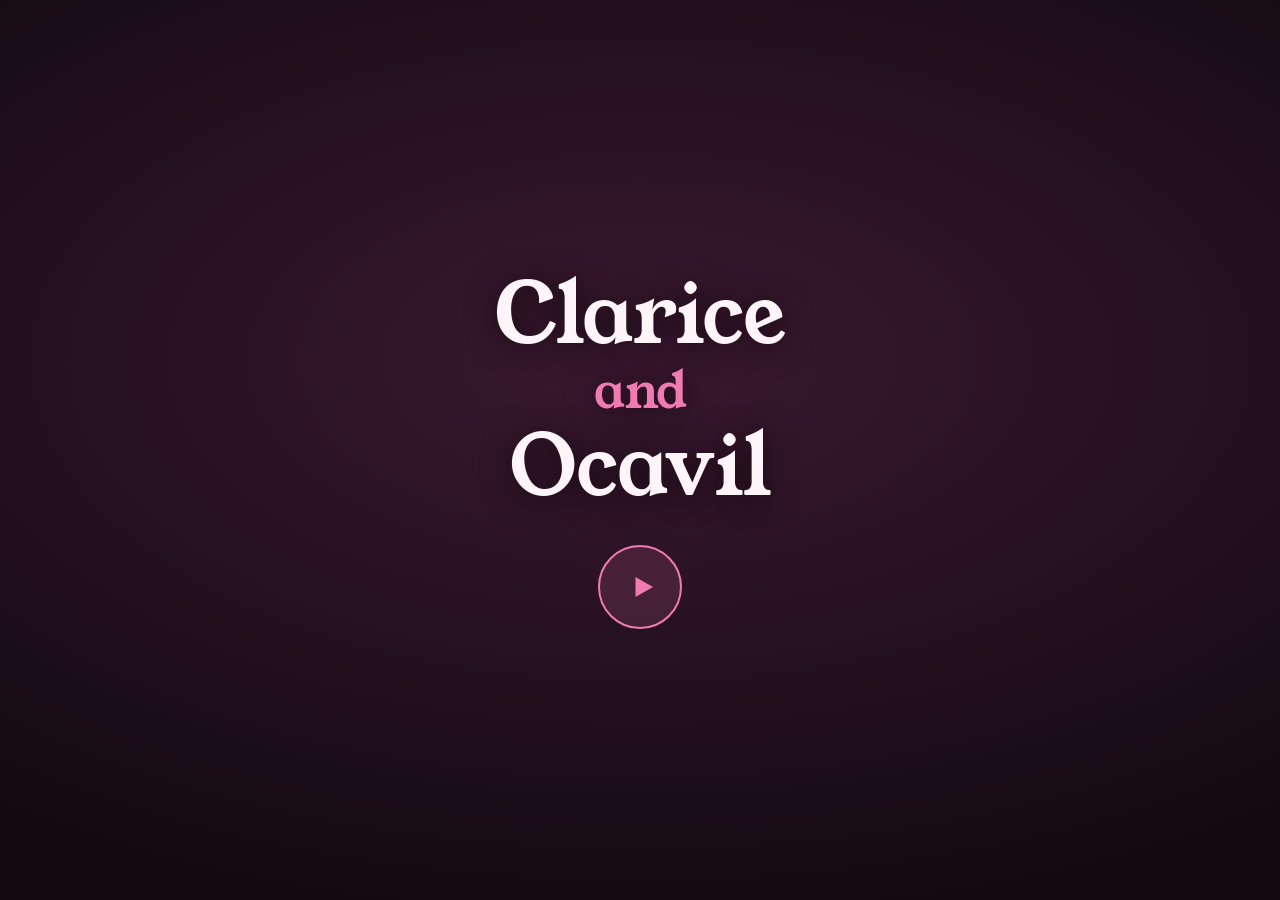
<file: ocd/index.html>
<!doctype html>
<html lang="en">
<head>
<meta charset="utf-8">
<meta name="viewport" content="width=device-width,initial-scale=1,viewport-fit=cover">
<meta name="robots" content="noindex,nofollow,noarchive,noimageindex">
<meta name="referrer" content="no-referrer">
<meta name="theme-color" content="#120a10">
<title>Clarice and Ocavil</title>
<link rel="icon" href="../favicon.svg" type="image/svg+xml">
<link rel="preconnect" href="https://fonts.googleapis.com">
<link rel="preconnect" href="https://fonts.gstatic.com" crossorigin>
<link rel="stylesheet" href="https://fonts.googleapis.com/css2?family=Young+Serif&display=swap">
<style>
:root{--bg:#120a10;--ink:#fff4f8;--accent:#F07AB2;--display:"Young Serif",Georgia,"Times New Roman",serif}
*{box-sizing:border-box}
html,body{margin:0;height:100%;background:var(--bg);color:var(--ink);overflow:hidden;font-family:var(--display)}
#stage{position:fixed;inset:0;overflow:hidden;background:var(--bg)}

/* ---- scenes ---- */
.scene{position:absolute;inset:0;opacity:0;transition:opacity .9s ease;pointer-events:none}
.scene.on{opacity:1}
.bg{position:absolute;inset:-8%;background-size:cover;background-position:center;filter:blur(28px) brightness(.5) saturate(1.15);transform:scale(1.1)}
.frame{position:absolute;inset:0;display:grid;place-items:center;padding:max(22px,env(safe-area-inset-top)) 18px max(22px,env(safe-area-inset-bottom))}
.ph{display:block;max-width:calc(100vw - 36px);max-height:calc(100vh - 90px);max-height:calc(100dvh - 90px);border-radius:14px;box-shadow:0 24px 70px rgba(0,0,0,.55);will-change:transform}
.solo .ph{animation:kb var(--dur,3s) ease-out both}
.solo.alt .ph{animation-name:kb2}
@keyframes kb{from{transform:scale(1.02) translateY(1.2%)}to{transform:scale(1.11) translateY(-1.2%)}}
@keyframes kb2{from{transform:scale(1.11) translateX(-1.2%)}to{transform:scale(1.02) translateX(1.2%)}}

/* fanned stack of 2-3 photos that drop in one after another */
.fan .frame{display:block}
.fan .card{position:absolute;left:50%;top:50%;width:min(62vw,52vh,480px);opacity:0;
  transform:translate(calc(-50% + var(--dx)*1.6),calc(-50% + var(--dy) - 40px)) rotate(calc(var(--r)*2)) scale(1.12);
  transition:transform .85s cubic-bezier(.2,.8,.2,1),opacity .5s ease}
.fan .card.wide{width:min(84vw,62vh,600px)}
.fan .card.in{opacity:1;transform:translate(calc(-50% + var(--dx)),calc(-50% + var(--dy))) rotate(var(--r)) scale(1)}
.fan .card img{display:block;width:100%;border-radius:10px;border:5px solid #fff8fb;box-shadow:0 18px 50px rgba(0,0,0,.6)}

/* ---- title ---- */
.names{font-weight:400;margin:0;text-align:center;line-height:1.05;letter-spacing:-.01em;text-wrap:balance;
  font-size:clamp(2.3rem,9vw,5.2rem);text-shadow:0 2px 30px rgba(0,0,0,.65)}
.names i{font-style:normal;color:var(--accent);font-size:.6em;display:block;margin:.12em 0}
#intro,#title{display:grid;place-items:center;align-content:center;gap:34px;padding:24px;
  background:radial-gradient(120% 90% at 50% 40%,#3a1830 0%,#120a10 70%)}
#intro{pointer-events:auto}
#title .names{animation:rise 2.6s ease both}
@keyframes rise{from{opacity:0;transform:translateY(14px) scale(.97)}to{opacity:1;transform:none}}
.play{width:84px;height:84px;border-radius:50%;border:2px solid var(--accent);background:rgba(240,122,178,.14);color:var(--accent);
  display:grid;place-items:center;cursor:pointer;transition:transform .2s,background .2s;animation:pulse 2.4s ease-in-out infinite}
.play:hover{transform:scale(1.06);background:rgba(240,122,178,.26)}
.play:focus-visible,.again:focus-visible{outline:3px solid #fff;outline-offset:4px}
.play svg{width:30px;height:30px;margin-left:5px}
@keyframes pulse{0%,100%{box-shadow:0 0 0 0 rgba(240,122,178,.45)}50%{box-shadow:0 0 0 18px rgba(240,122,178,0)}}

/* ---- closing collage ---- */
#end{pointer-events:none}
.grid{position:absolute;inset:0;display:grid;gap:3px;grid-template-columns:repeat(4,1fr);grid-template-rows:repeat(5,1fr)}
@media (min-aspect-ratio:1/1){.grid{grid-template-columns:repeat(7,1fr);grid-template-rows:repeat(3,1fr)}}
.tile{overflow:hidden;opacity:0;transform:scale(.86);transition:opacity .7s ease,transform 1s cubic-bezier(.2,.8,.2,1)}
.tile.in{opacity:1;transform:none}
.tile img{width:100%;height:100%;object-fit:cover;display:block;animation:drift 14s ease-in-out infinite alternate}
.tile:nth-child(odd) img{animation-direction:alternate-reverse}
.tile.extra{display:none}
@media (min-aspect-ratio:1/1){.tile.extra{display:block}}
@keyframes drift{from{transform:scale(1.04)}to{transform:scale(1.16)}}
.veil{position:absolute;inset:0;display:grid;place-items:center;align-content:center;gap:26px;padding:24px;opacity:0;transition:opacity 1.6s ease;
  background:radial-gradient(70% 50% at 50% 46%,rgba(18,10,16,.86) 0%,rgba(18,10,16,.55) 60%,rgba(18,10,16,.3) 100%)}
.veil.in{opacity:1}
.again{pointer-events:auto;width:46px;height:46px;border-radius:50%;border:1.5px solid rgba(255,255,255,.7);background:rgba(0,0,0,.35);color:#fff;display:grid;place-items:center;cursor:pointer}
.again svg{width:20px;height:20px}


@media (prefers-reduced-motion:reduce){
  .solo .ph,.tile img,.play,#title .names{animation:none}
  .fan .card{transition:opacity .5s ease;transform:translate(calc(-50% + var(--dx)),calc(-50% + var(--dy))) rotate(var(--r))}
  .tile{transform:none}
}
</style>
</head>
<body>
<div id="stage">
  <section id="intro" class="scene on">
    <h1 class="names">Clarice <i>and</i> Ocavil</h1>
    <button class="play" id="play" aria-label="Play"><svg viewBox="0 0 24 24" fill="currentColor" aria-hidden="true"><path d="M6 4l14 8-14 8z"/></svg></button>
  </section>
</div>

<script>
(function () {
  var N = 20, SOLO = 2300, FAN = 2900, TITLE = 2800;
  function src(n) { return (n < 10 ? '0' : '') + n + '.jpg'; }

  /* The film: 's' = one photo, 'f' = a fanned stack. Numbers are photo files 01-20. */
  var FILM = [
    ['s', 1], ['f', 2, 3], ['s', 4], ['f', 5, 6, 7], ['f', 8, 9], ['s', 10], ['f', 11, 12],
    ['s', 13], ['f', 14, 15, 16], ['s', 17], ['s', 18], ['f', 19, 20]
  ];
  var WIDE = { 8: 1, 9: 1, 17: 1 };
  var POSE = { 2: [[-16, -3, -5], [16, 4, 4]], 3: [[-24, 3, -7], [0, -5, 2], [24, 4, 7]] };

  var stage = document.getElementById('stage'), intro = document.getElementById('intro');
  var timers = [], running = false;
  function later(fn, ms) { timers.push(setTimeout(fn, ms)); }
  function clearAll() { timers.forEach(clearTimeout); timers = []; }
  function el(tag, cls, html) { var e = document.createElement(tag); if (cls) e.className = cls; if (html) e.innerHTML = html; return e; }

  // warm the cache so the film never shows a half-loaded photo
  for (var i = 1; i <= N; i++) { var im = new Image(); im.src = src(i); }

  function show(scene, ms) {
    stage.appendChild(scene);
    void scene.offsetWidth; scene.classList.add('on');
    var prev = scene.previousElementSibling;
    while (prev) { (function (p) { p.classList.remove('on'); if (p !== intro) setTimeout(function () { p.remove(); }, 1000); })(prev); prev = prev.previousElementSibling; }
    return ms;
  }

  function solo(n, alt) {
    var s = el('section', 'scene solo' + (alt ? ' alt' : ''));
    s.style.setProperty('--dur', (SOLO + 1000) + 'ms');
    s.innerHTML = '<div class="bg" style="background-image:url(' + src(n) + ')"></div><div class="frame"><img class="ph" alt="" src="' + src(n) + '"></div>';
    return show(s, SOLO);
  }

  function fan(ids) {
    var s = el('section', 'scene fan');
    var vmin = Math.min(window.innerWidth, window.innerHeight) / 100, spread = window.innerWidth > window.innerHeight ? 1.5 : 1;
    var html = '<div class="bg" style="background-image:url(' + src(ids[0]) + ')"></div><div class="frame">';
    ids.forEach(function (n, k) {
      var p = POSE[ids.length][k];
      html += '<div class="card' + (WIDE[n] ? ' wide' : '') + '" style="--dx:' + (p[0] * vmin * spread).toFixed(0) + 'px;--dy:' + (p[1] * vmin).toFixed(0) + 'px;--r:' + p[2] + 'deg"><img alt="" src="' + src(n) + '"></div>';
    });
    s.innerHTML = html + '</div>';
    show(s);
    Array.prototype.forEach.call(s.querySelectorAll('.card'), function (c, k) { later(function () { c.classList.add('in'); }, 150 + k * 620); });
    return FAN + (ids.length - 2) * 500;
  }

  function title() {
    var s = el('section', 'scene', '<h1 class="names">Clarice <i>and</i> Ocavil</h1>'); s.id = 'title';
    return show(s, TITLE);
  }

  function ending() {
    var s = el('section', 'scene'); s.id = 'end';
    var order = [], i; for (i = 1; i <= N; i++) order.push(i);
    order.sort(function (a, b) { return ((a * 7) % N) - ((b * 7) % N); });   // mixed, but the same every time
    var html = '<div class="grid">';
    order.forEach(function (n) { html += '<div class="tile"><img alt="" src="' + src(n) + '"></div>'; });
    html += '<div class="tile extra"><img alt="" src="' + src(1) + '"></div></div>';
    html += '<div class="veil"><h1 class="names">Clarice <i>and</i> Ocavil</h1><button class="again" aria-label="Play again"><svg viewBox="0 0 24 24" fill="none" stroke="currentColor" stroke-width="2.2" stroke-linecap="round" stroke-linejoin="round" aria-hidden="true"><path d="M3 12a9 9 0 1 0 3-6.7"/><path d="M3 4v5h5"/></svg></button></div>';
    s.innerHTML = html; show(s); s.style.pointerEvents = 'auto';
    Array.prototype.forEach.call(s.querySelectorAll('.tile'), function (t, k) { later(function () { t.classList.add('in'); }, 120 + k * 110); });
    later(function () { s.querySelector('.veil').classList.add('in'); }, 1900);
    s.querySelector('.again').addEventListener('click', start);
    running = false;
  }

  function start() {
    if (running) return; running = true; clearAll();
    var t = title(), k = 0;
    FILM.forEach(function (step) {
      (function (step, at, alt) {
        later(function () { step[0] === 's' ? solo(step[1], alt) : fan(step.slice(1)); }, at);
      })(step, t, (k++) % 2);
      t += step[0] === 's' ? SOLO : FAN + (step.length - 3) * 500;
    });
    later(ending, t);
  }

  document.getElementById('play').addEventListener('click', start);
})();
</script>
</body>
</html>
</file>
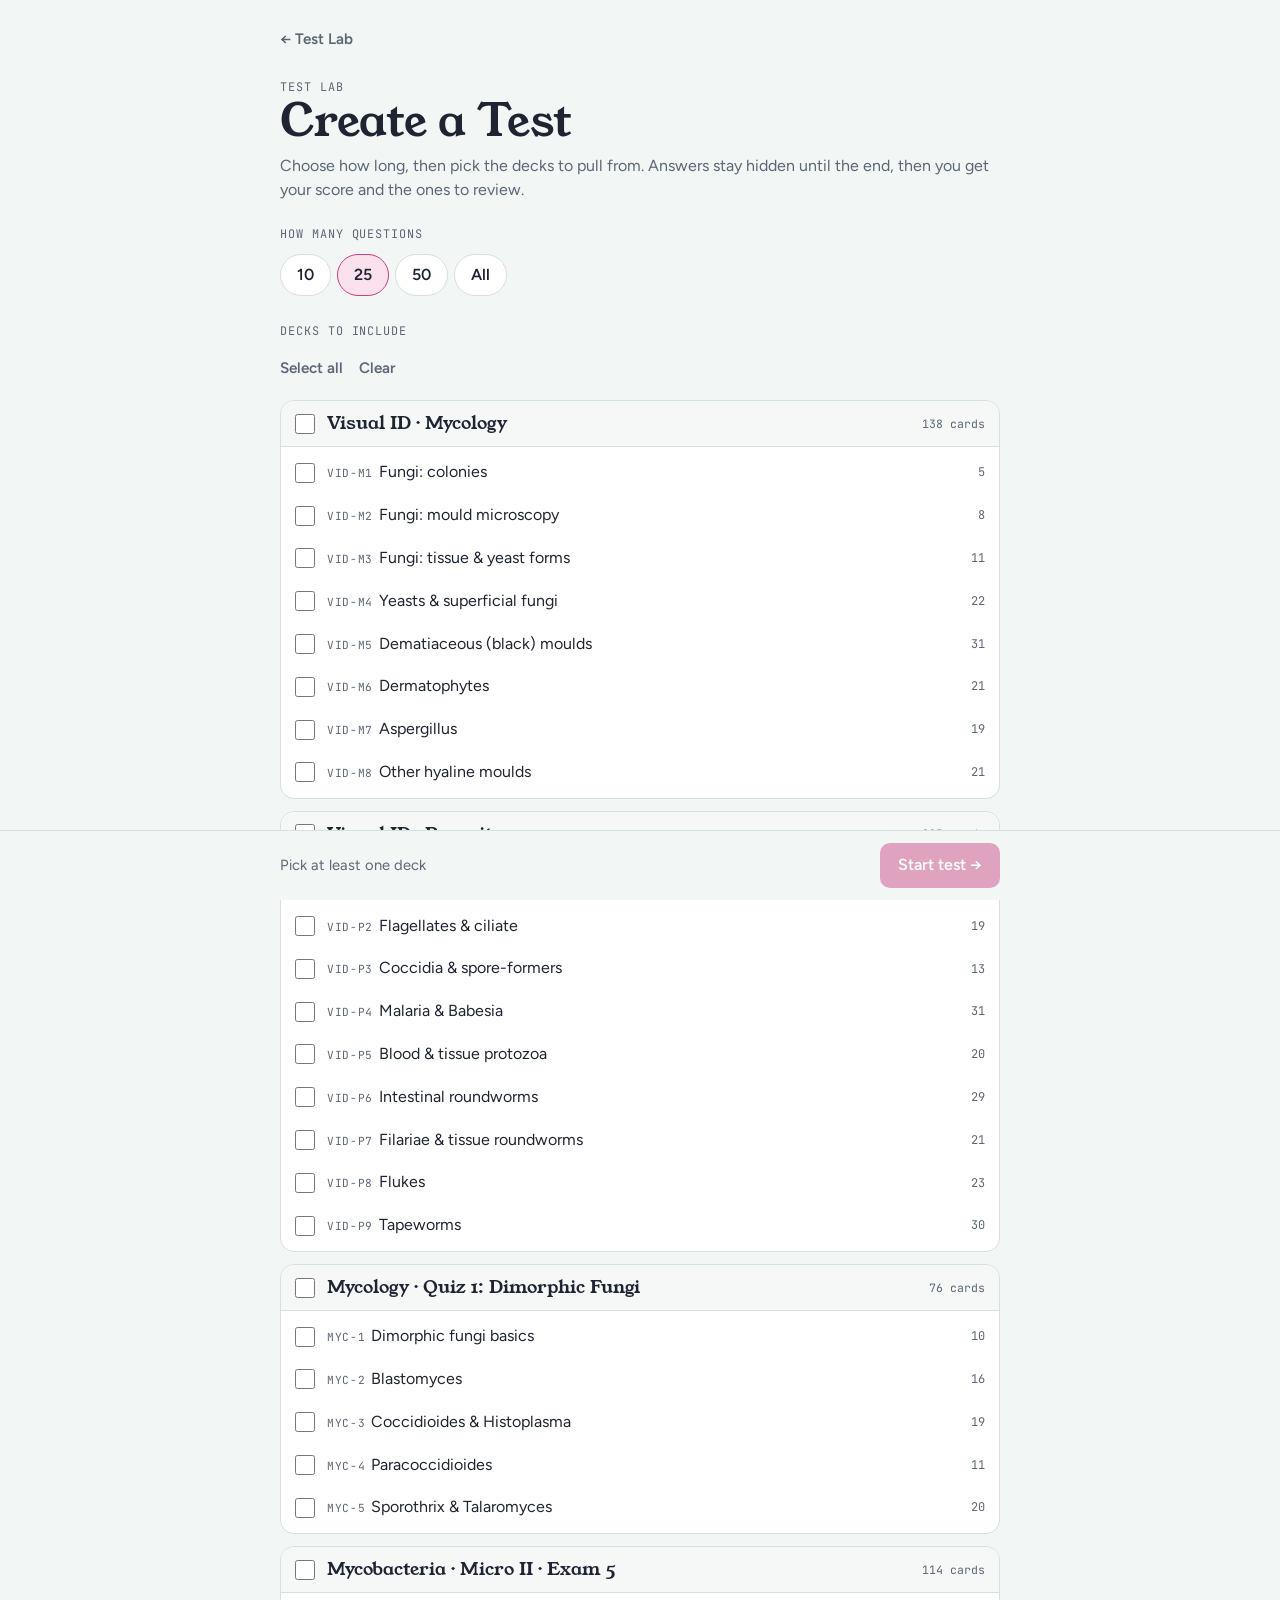
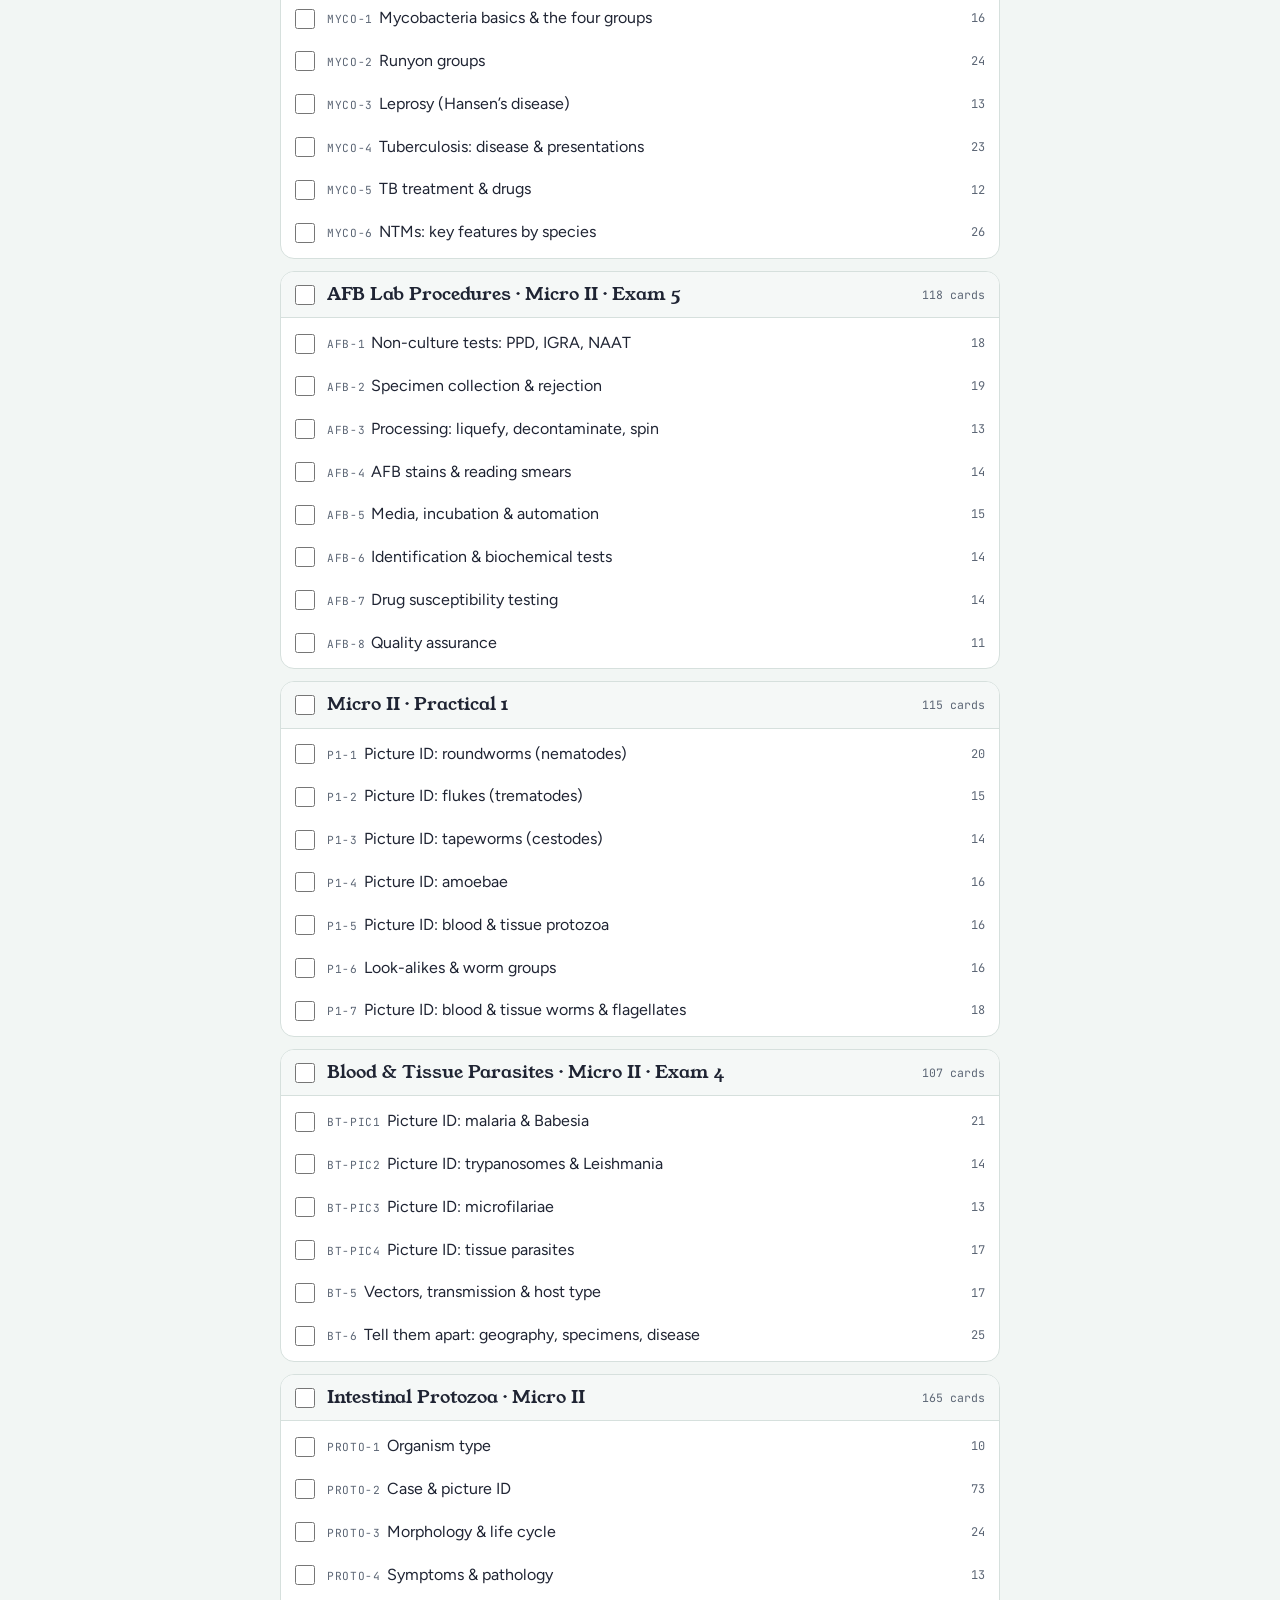
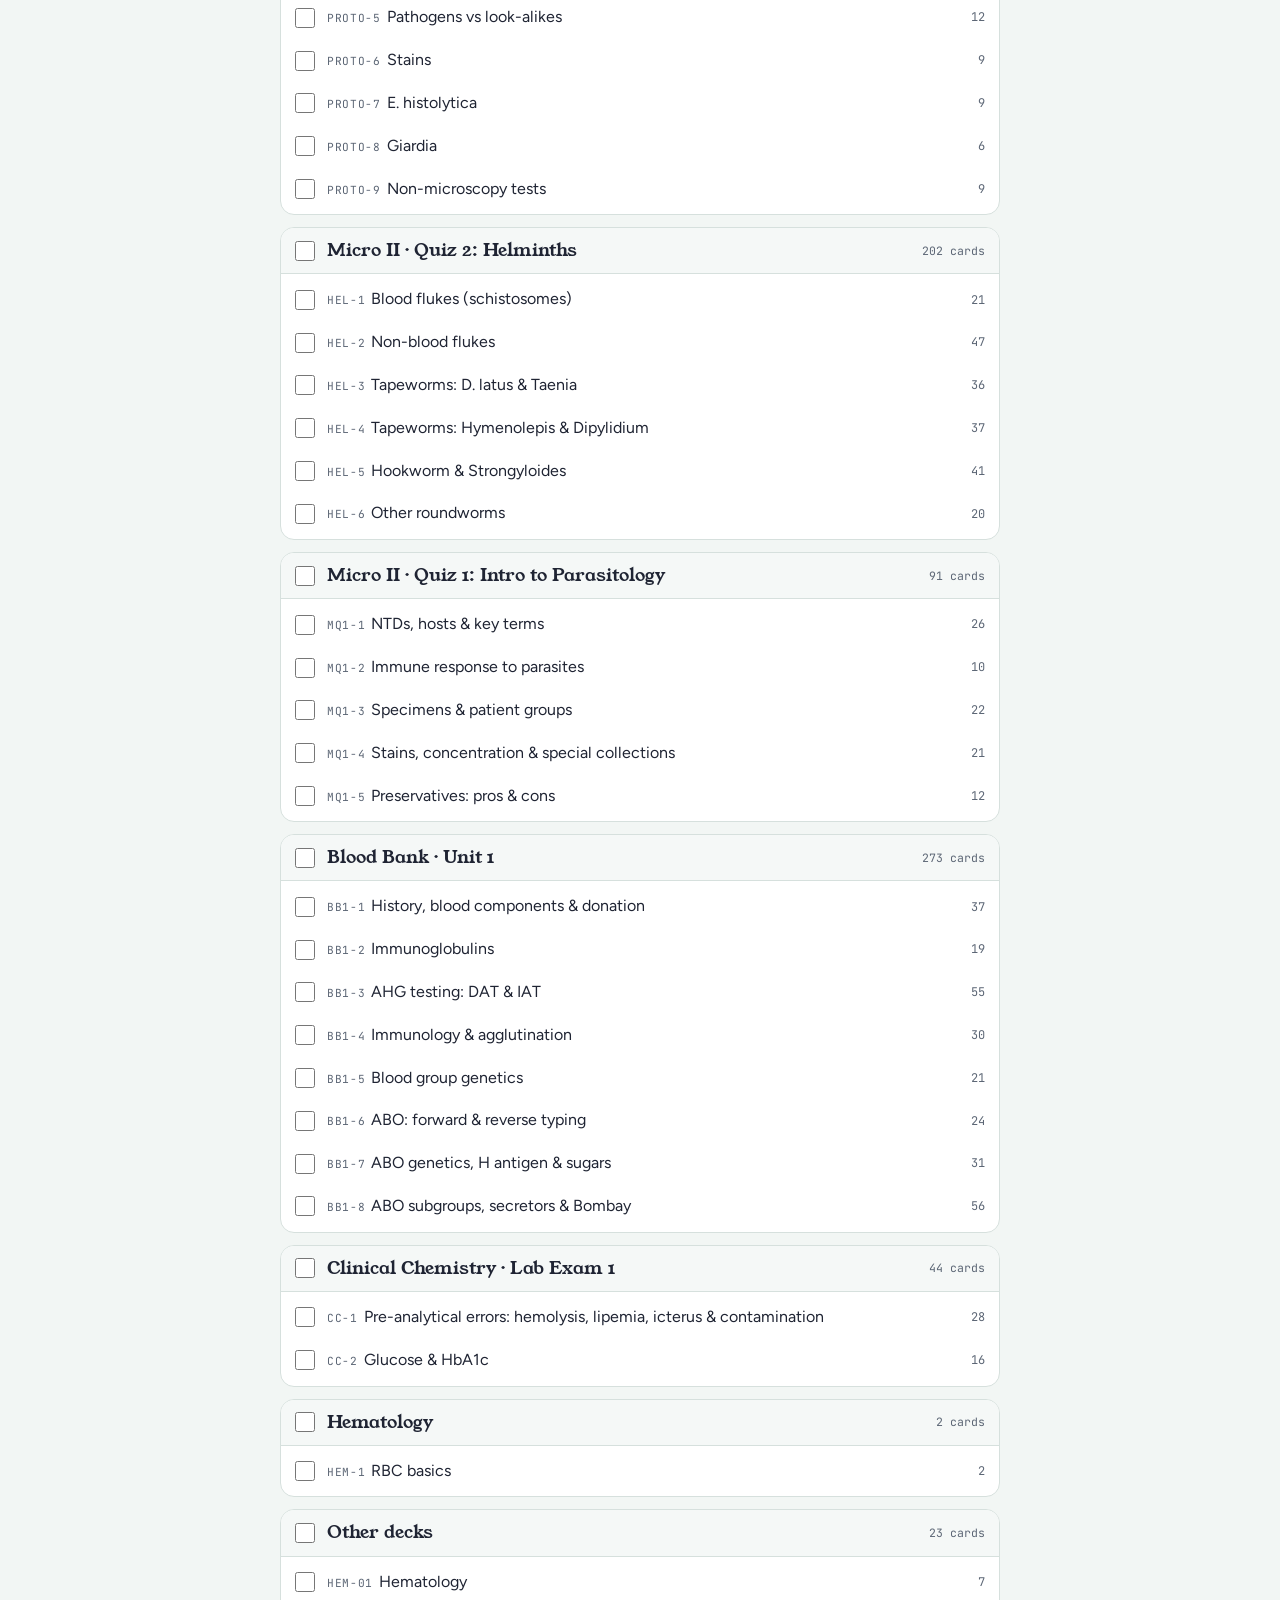
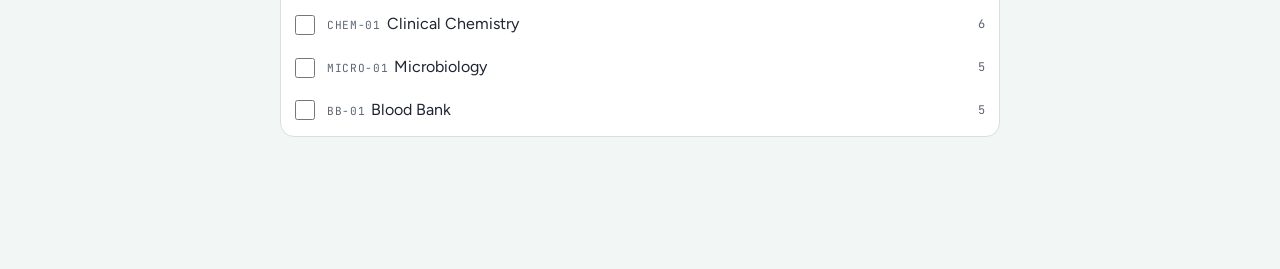
<file: test.html>
<!doctype html>
<html lang="en">
<head>
  <meta charset="utf-8">
  <meta name="viewport" content="width=device-width,initial-scale=1,viewport-fit=cover">
  <title>Create a Test · HaiStrawberry</title>
  <meta name="robots" content="noindex">
  <meta name="theme-color" content="#C93F80">
  <link rel="icon" href="favicon.svg" type="image/svg+xml">
  <link rel="preconnect" href="https://fonts.googleapis.com">
  <link rel="preconnect" href="https://fonts.gstatic.com" crossorigin>
  <link rel="stylesheet" href="styles.css">
  <style>
    /* Test mode: a quiet page. Uses the colors and fonts from styles.css, none of the decoration. */
    body{background:var(--bg);padding-inline:16px;min-height:100vh}
    .t-wrap{max-width:720px;margin-inline:auto;padding-block:20px 120px}
    .t-top{display:flex;align-items:center;gap:12px;justify-content:space-between;min-height:40px}
    .t-link{background:none;border:0;padding:6px 0;color:var(--muted);font-weight:600;text-decoration:none;font-size:.95rem}
    .t-link:hover{color:var(--ink)}
    .t-head{margin:18px 0 22px}
    .t-head h1{font-size:clamp(2rem,6vw,2.8rem)}
    .t-head p{color:var(--muted);margin-top:8px}

    /* setup */
    .t-group{border:1px solid var(--line);background:var(--surface);border-radius:14px;margin-bottom:12px;overflow:hidden}
    .t-ghead{display:flex;align-items:center;gap:12px;padding:12px 14px;background:var(--surface-2);border-bottom:1px solid var(--line)}
    .t-ghead label{display:flex;align-items:center;gap:12px;flex:1;cursor:pointer;font-family:var(--display);font-size:1.1rem;line-height:1.2}
    .t-gmeta{font-family:var(--mono);font-size:.72rem;color:var(--muted);white-space:nowrap}
    .t-decks{list-style:none;margin:0;padding:4px 0}
    .t-deck label{display:flex;align-items:center;gap:12px;padding:9px 14px;cursor:pointer}
    .t-deck label:hover{background:var(--surface-2)}
    .t-deck .nm{flex:1;min-width:0}
    .t-deck .cd{font-family:var(--mono);font-size:.7rem;color:var(--muted);letter-spacing:.06em;margin-right:6px}
    .t-deck .ct{font-family:var(--mono);font-size:.75rem;color:var(--muted)}
    input[type=checkbox]{width:20px;height:20px;accent-color:var(--accent);flex:none;margin:0}
    .t-bulk{display:flex;gap:16px;margin:-8px 0 14px}
    .t-len{display:flex;gap:6px;flex-wrap:wrap;margin:22px 0 8px}
    .t-len button{border:1.5px solid var(--line);background:var(--surface);border-radius:999px;padding:8px 16px;font-weight:600}
    .t-len button[aria-pressed=true]{border-color:var(--accent);background:var(--accent-soft);color:var(--ink)}
    .t-lbl{font-family:var(--mono);font-size:.74rem;letter-spacing:.08em;text-transform:uppercase;color:var(--muted);margin-top:26px}
    .t-bar{position:fixed;left:0;right:0;bottom:0;background:var(--bg);border-top:1px solid var(--line);padding:12px 16px calc(12px + env(safe-area-inset-bottom,0px));z-index:3}
    .t-bar-in{max-width:720px;margin-inline:auto;display:flex;align-items:center;gap:12px;justify-content:space-between}
    .t-bar-in span{color:var(--muted);font-size:.92rem}
    .btn[disabled]{opacity:.45;cursor:not-allowed}
    .btn.alt{background:var(--surface);color:var(--ink);border:1.5px solid var(--line)}

    /* question: a still frame (top bar + bottom bar never move); only the middle fades between questions */
    body.t-taking{padding-bottom:0}
    .t-qtop{position:sticky;top:0;z-index:3;background:var(--bg);margin-inline:-16px;padding:10px 16px;border-bottom:1px solid var(--line);display:flex;align-items:center;gap:12px}
    .t-exit{flex:none;width:36px;height:36px;border-radius:50%;border:1.5px solid var(--line);background:var(--surface);display:grid;place-items:center;font:600 20px/1 var(--body);color:var(--muted);padding:0}
    .t-exit:hover{color:var(--ink);border-color:var(--muted)}
    .t-prog{flex:1;display:flex;align-items:center;gap:12px;font-family:var(--mono);font-size:.78rem;color:var(--muted);letter-spacing:.06em;text-transform:uppercase;min-width:0}
    .t-prog b{font-weight:600;color:var(--ink);white-space:nowrap;min-width:5.5ch}
    .t-track{flex:1;height:6px;border-radius:99px;background:var(--line);overflow:hidden}
    .t-track span{display:block;height:100%;background:var(--accent);transition:width .3s ease}
    .t-stage{padding:20px 0 130px;transition:opacity .16s ease,transform .16s ease}
    .t-stage.out{opacity:0;transform:translateY(6px)}
    .t-pic{height:min(32vh,280px);display:grid;place-items:center;border-radius:12px;background:var(--surface-2);border:1px solid var(--line);margin-bottom:16px;overflow:hidden}
    .t-pic{position:relative}
    /* the picture always fits inside its box, whatever its shape (never cropped) */
    .t-pic img{position:absolute;inset:0;width:100%;height:100%;object-fit:contain;display:block}
    .t-qtext{font-size:1.22rem;line-height:1.4;overflow-wrap:anywhere;margin-bottom:18px;min-height:1.4em}
    .t-stage .choice{transition:border-color .12s,background-color .12s;-webkit-tap-highlight-color:transparent;touch-action:manipulation}
    .t-stage .choice:focus{outline:none}
    .t-stage .choice:focus-visible{outline:2px solid var(--accent);outline-offset:2px}
    /* phones have no real hover: stop the "faint purple" sticking to whatever answer is under your finger */
    @media (hover:none){.t-stage .choice:hover:not(.sel){border-color:var(--line)}}
    .choice.sel,.choice.sel:hover{border-color:var(--violet);background:var(--violet-soft)}
    .choice.sel .key{background:var(--violet);color:var(--surface)}
    .t-qbar .btn{min-width:120px;justify-content:center}
    .t-hint{color:var(--muted);font-size:.85rem;margin-top:14px;text-align:center}
    @media (hover:none){.t-hint{display:none}}

    /* exit confirmation */
    .t-modal{position:fixed;inset:0;z-index:20;display:grid;place-items:center;padding:24px;background:rgba(16,24,23,.45);animation:t-fade .15s ease both}
    .t-modal[hidden]{display:none}
    .t-dialog{width:min(380px,100%);background:var(--surface);border-radius:18px;padding:22px;box-shadow:0 20px 50px rgba(0,0,0,.25);animation:t-pop .18s ease both}
    .t-dialog h2{font-size:1.5rem;margin-bottom:8px}
    .t-dialog p{color:var(--muted)}
    .t-dialog .t-dacts{display:flex;flex-direction:column;gap:10px;margin-top:20px}
    .t-dialog .btn{justify-content:center}
    .t-dialog .t-link{text-align:center}
    @keyframes t-fade{from{opacity:0}}
    @keyframes t-pop{from{opacity:0;transform:scale(.96)}}
    @media (prefers-reduced-motion:reduce){.t-stage,.t-modal,.t-dialog{transition:none;animation:none}}
    /* results notes */
    .t-notes{display:grid;gap:8px;margin:22px 0 4px}
    .t-notes textarea{width:100%;resize:vertical;border:1px solid var(--line);border-radius:12px;padding:10px 12px;background:var(--surface);font-size:16px;line-height:1.45;min-height:70px}
    .t-saved{font-style:normal;font-size:.8rem;color:var(--muted);transition:color .2s}
    .t-nrow{display:flex;justify-content:space-between;align-items:center}
    .t-notecard{display:grid;gap:4px;width:100%;text-align:left;margin:18px 0 4px;padding:12px 14px;border:1px solid var(--line);border-radius:12px;background:var(--surface);position:relative}
    .t-notetext{white-space:pre-wrap;overflow-wrap:anywhere;color:var(--ink);padding-right:44px}
    .t-edit{position:absolute;top:10px;right:14px;font-weight:600;font-size:.88rem;color:var(--violet)}
    .t-saved.on{color:var(--teal)}

    /* phones turned sideways: picture + question left (stays put), answers right (scrolls) */
    @media (orientation:landscape) and (max-height:520px){
      body{padding-left:max(16px,env(safe-area-inset-left));padding-right:max(16px,env(safe-area-inset-right))}
      .t-wrap{max-width:none}
      .t-qtop{padding:6px 16px;margin-inline:-16px}
      .t-exit{width:32px;height:32px;font-size:18px}
      .t-stage{display:grid;grid-template-columns:minmax(0,1fr) minmax(0,1.15fr);gap:18px;align-items:start;padding:12px 0 76px}
      .t-left{position:sticky;top:58px;display:flex;flex-direction:column;gap:10px;height:calc(100vh - 150px);height:calc(100dvh - 150px)}
      .t-left.no-pic{height:auto;justify-content:flex-start}
      .t-pic{flex:1 1 auto;height:auto;min-height:0;margin:0}
      .t-qtext{flex:none;font-size:1.02rem;margin:0;max-height:40%;overflow:auto}
      .t-left.no-pic .t-qtext{max-height:none;font-size:1.15rem}
      .t-right .choices{gap:8px}
      .t-right .choice{padding:9px 12px;font-size:.95rem;gap:10px}
      .t-right .choice .key{width:24px;height:24px;font-size:.72rem}
      .t-qbar{padding-top:6px;padding-bottom:calc(6px + env(safe-area-inset-bottom,0px))}
      .t-qbar .t-bar-in{max-width:none}
      .t-qbar .btn{padding:7px 16px}
    }


    /* results */
    .t-score{text-align:center;border:1px solid var(--line);background:var(--surface);border-radius:18px;padding:28px 20px}
    .t-score .big{font-family:var(--display);font-size:clamp(3rem,12vw,4.6rem);line-height:1}
    .t-score .big small{font-size:.45em;color:var(--muted)}
    .t-score .pct{font-family:var(--mono);color:var(--accent);margin-top:6px;letter-spacing:.06em}
    .t-score p.msg{margin-top:12px;color:var(--muted)}
    .t-acts{display:flex;flex-wrap:wrap;gap:10px;justify-content:center;margin:18px 0 6px}
    .t-break{width:100%;border-collapse:collapse;margin-top:10px;font-size:.95rem}
    .t-break td{padding:8px 4px;border-bottom:1px solid var(--line)}
    .t-break td:last-child{text-align:right;font-family:var(--mono);white-space:nowrap}
    .t-break .cd{font-family:var(--mono);font-size:.7rem;color:var(--muted);margin-right:6px}
    h2.t-h2{margin:34px 0 12px;font-size:1.5rem}
    .t-miss{list-style:none;padding:0;margin:0;display:grid;gap:12px}
    .t-miss li{border:1px solid var(--line);background:var(--surface);border-radius:14px;padding:16px}
    .t-miss img{display:block;max-width:100%;max-height:260px;border-radius:10px;margin-bottom:10px;background:var(--surface-2)}
    .t-miss .q{font-size:1.05rem;margin-bottom:12px}
    .t-miss .yours,.t-miss .right{border-radius:10px;padding:10px 12px;margin-top:8px}
    .t-miss .yours{background:var(--accent-soft)}
    .t-miss .right{background:var(--teal-soft)}
    .t-miss .tag{display:block;font-family:var(--mono);font-size:.68rem;letter-spacing:.08em;text-transform:uppercase;color:var(--muted);margin-bottom:4px}
    .t-miss .right img{margin:10px 0 0}
    .t-from{font-family:var(--mono);font-size:.68rem;color:var(--muted);letter-spacing:.06em;text-transform:uppercase;margin-bottom:8px}
    .t-empty{color:var(--muted);text-align:center;padding:30px 0}
  </style>
</head>
<body>
  <div id="test" class="t-wrap"></div>
  <noscript><p style="padding:24px">Turn on JavaScript to use test mode.</p></noscript>
  <script src="card-images.js"></script>
  <script src="data.js"></script>
  <script src="visual-id.js"></script>
  <script src="test.js"></script>
</body>
</html>
</file>
<file: styles.css>
@import url("https://fonts.googleapis.com/css2?family=Figtree:wght@400;500;600;700&family=JetBrains+Mono:wght@400;600&family=Young+Serif&display=swap");
:root{
  --bg:#F2F6F4;--surface:#FFFFFF;--surface-2:#F5F8F7;--ink:#1F2433;--muted:#5C6675;--line:#D6E0DD;
  --accent:#C93F80;--accent-ink:#FFFFFF;--accent-soft:#FBE1EE;--violet:#6A4FA6;--violet-soft:#ECE6F8;--teal:#1C8580;--teal-soft:#DDF1EE;--good:#1C8580;
  --display:"Young Serif",Georgia,"Times New Roman",serif;
  --body:"Figtree",system-ui,-apple-system,"Segoe UI",sans-serif;
  --mono:"JetBrains Mono",ui-monospace,Menlo,Consolas,monospace;
}
@media (prefers-color-scheme:dark){:root:not([data-theme="light"]){
  color-scheme:dark;--bg:#101817;--surface:#172221;--surface-2:#131C1B;--ink:#E6EEEC;--muted:#98A8A5;--line:#27403D;
  --accent:#F07AB2;--accent-ink:#1E0B15;--accent-soft:#3B1D2D;--violet:#B7A2F0;--violet-soft:#2A2340;--teal:#4FC7BE;--teal-soft:#153A37;--good:#4FC7BE;}}
:root[data-theme="dark"]{
  color-scheme:dark;--bg:#101817;--surface:#172221;--surface-2:#131C1B;--ink:#E6EEEC;--muted:#98A8A5;--line:#27403D;
  --accent:#F07AB2;--accent-ink:#1E0B15;--accent-soft:#3B1D2D;--violet:#B7A2F0;--violet-soft:#2A2340;--teal:#4FC7BE;--teal-soft:#153A37;--good:#4FC7BE;}
*{box-sizing:border-box}
body{background:radial-gradient(900px 500px at 100% -10%,var(--teal-soft),transparent 60%),radial-gradient(700px 480px at -10% 30%,var(--violet-soft),transparent 60%),var(--bg);background-attachment:fixed;color:var(--ink);font:16px/1.55 var(--body);padding-inline:16px}
.wrap{max-width:1040px;margin-inline:auto}
h1,h2{font-family:var(--display);font-weight:400;text-wrap:balance;margin:0;line-height:1.1}
h1{font-size:clamp(2.2rem,6vw,3.6rem)}
h2{font-size:1.6rem}
p{margin:0}
button,input,textarea,select{font:inherit;color:inherit}
button{cursor:pointer}
:focus-visible{outline:2px solid var(--accent);outline-offset:2px}
.eyebrow,.code,.side,.count{font-family:var(--mono);font-size:.74rem;letter-spacing:.08em;text-transform:uppercase;color:var(--muted)}

/* top bar */
.top{position:sticky;top:env(safe-area-inset-top,0px);z-index:5;background:var(--bg);border-bottom:1px solid var(--line);margin-inline:-16px;padding-inline:16px}
.top-in{display:flex;align-items:center;gap:12px;flex-wrap:wrap;padding-block:12px}
.brand{font-family:var(--display);font-size:1.3rem;letter-spacing:-.01em;color:var(--ink);text-decoration:none;margin-right:auto}
.brand i{color:var(--accent);font-style:normal}
nav{display:flex;gap:4px;background:var(--surface);border:1px solid var(--line);border-radius:999px;padding:3px}
nav button{border:0;background:none;padding:6px 14px;border-radius:999px;font-weight:600;font-size:.9rem;color:var(--muted)}
nav button[aria-current="page"]{background:var(--violet);color:var(--surface)}
.edit-t{border:1px dashed var(--accent);background:none;color:var(--accent);border-radius:999px;padding:6px 14px;font-weight:600;font-size:.9rem}

/* buttons */
.btn,.primary{display:inline-flex;align-items:center;gap:8px;background:var(--accent);color:var(--accent-ink);border:0;border-radius:10px;padding:10px 18px;font-weight:600;text-decoration:none}
.ghost{background:var(--surface);border:1px solid var(--line);border-radius:10px;padding:9px 14px;font-weight:600}
.mini{background:none;border:1px solid var(--line);border-radius:8px;padding:4px 10px;font-size:.8rem;font-weight:600;color:var(--muted)}
.danger{color:#C23B3B;border-color:currentColor}

/* hero */
.hero{display:grid;grid-template-columns:1.2fr .8fr;gap:40px;align-items:center;padding-block:48px 32px}
.hero-txt{display:grid;gap:14px;justify-items:start}
.tag{font-size:1.15rem;color:var(--teal);font-weight:600}
.about{max-width:60ch;color:var(--muted)}
.chips{display:flex;flex-wrap:wrap;gap:8px}
.chip{border:1px solid var(--violet-soft);background:var(--violet-soft);color:var(--violet);font-weight:600;border-radius:999px;padding:4px 12px;font-size:.88rem}
.record-wrap{display:grid;place-items:center;position:relative;isolation:isolate}
.leaves{position:absolute;inset:-12% 0;width:100%;height:124%;z-index:-1;pointer-events:none}
.record{width:min(300px,70vw);aspect-ratio:1;max-width:100%;border-radius:50%;display:grid;place-items:center;
  background:radial-gradient(circle at 35% 30%,rgba(255,255,255,.14),transparent 40%),repeating-radial-gradient(circle,#17171d 0 2px,#22222a 2px 4px);
  box-shadow:0 18px 40px rgba(20,20,30,.28);animation:spin 9s linear infinite}
.label{width:40%;aspect-ratio:1;border-radius:50%;background:var(--accent-soft);border:3px solid var(--teal);display:grid;place-content:center;text-align:center;gap:2px;font-family:var(--mono);font-size:.6rem;letter-spacing:.08em;color:var(--ink);position:relative;overflow:hidden}
.label-top{position:relative;z-index:1}
.label b{position:relative;z-index:1}
.label-curve{position:absolute;inset:0;width:100%;height:100%;pointer-events:none}
.label-curve text{font-family:var(--mono);font-size:8.5px;letter-spacing:1.2px;fill:var(--accent);text-transform:uppercase;font-weight:600}
.label b{font-family:var(--display);font-size:1.5rem;font-weight:400;letter-spacing:0;color:var(--accent)}
@keyframes spin{to{transform:rotate(360deg)}}

/* tracks */
.section{padding-block:28px;display:grid;gap:16px}
.tracks{list-style:none;margin:0;padding:0;border-top:1px solid var(--line)}
.tracks li{display:grid;grid-template-columns:3ch 1fr;gap:12px;padding-block:12px;border-bottom:1px solid var(--line);align-items:baseline}
.tracks .n{font-family:var(--mono);color:var(--teal);font-variant-numeric:tabular-nums}
.tracks .t{font-weight:600}
.tracks .a{color:var(--muted)}

/* study */
.study-head{padding-block:40px 20px;display:grid;gap:10px}
.study-head p:not(.eyebrow){color:var(--muted);max-width:60ch}
.decks{display:grid;grid-template-columns:repeat(auto-fill,minmax(220px,1fr));gap:14px;padding-bottom:40px}
.deck{display:grid;grid-template-columns:auto 1fr;grid-template-rows:auto auto auto;column-gap:14px;row-gap:2px;text-align:left;background:var(--surface);border:1px solid var(--line);border-radius:14px;padding:16px;transition:border-color .15s,transform .15s}
.deck:hover{border-color:var(--teal);transform:translateY(-2px)}
.deck .tube{grid-row:1/4}
.deck .dt{font-family:var(--display);font-size:1.25rem;line-height:1.2}
.deck .meta{font-size:.85rem;color:var(--muted)}
.deck.add{place-content:center;grid-template-columns:1fr;border-style:dashed;color:var(--accent);font-weight:600;min-height:110px}
.tube{width:22px;height:74px;border-radius:5px 5px 11px 11px;border:2px solid var(--line);background:linear-gradient(to bottom,var(--cap) 0 30%,var(--surface-2) 30%);position:relative}
.tube::after{content:"";position:absolute;inset:auto 3px 6px 3px;height:30%;border-radius:0 0 7px 7px;background:var(--teal-soft)}

.deck-view{padding-block:24px 60px;display:grid;gap:22px}
.back{justify-self:start;background:none;border:0;color:var(--muted);font-weight:600;padding:0}
.dv-head{display:flex;align-items:center;gap:16px;flex-wrap:wrap}
.dv-head .grow{flex:1;min-width:0}
.viewer{display:grid;gap:14px;justify-items:center;max-width:640px;width:100%;margin-inline:auto}
.fc{width:100%;perspective:1400px;border:0;background:none;padding:0;text-align:left}
.fc-in{display:grid;transition:transform .5s cubic-bezier(.2,.7,.2,1);transform-style:preserve-3d}
.fc.is-flipped .fc-in{transform:rotateY(180deg)}
.face{grid-area:1/1;backface-visibility:hidden;-webkit-backface-visibility:hidden;background:var(--surface);border:1px solid var(--line);border-radius:18px;padding:22px 24px;min-height:230px;display:grid;align-content:space-between;gap:16px;box-shadow:0 10px 30px rgba(28,34,48,.08)}
.face p{font-size:1.3rem;line-height:1.4;overflow-wrap:anywhere}
.face.back{transform:rotateY(180deg);background:var(--accent-soft);border-color:var(--accent)}
.face.back .side{color:var(--accent)}
.face .foot{display:flex;justify-content:space-between;gap:8px}
.ctrl{display:flex;flex-wrap:wrap;gap:8px;justify-content:center;align-items:center}
.count{font-variant-numeric:tabular-nums;min-width:9ch;text-align:center}
.hint{font-size:.82rem;color:var(--muted);text-align:center}
.got{background:var(--good);color:#fff;border:0;border-radius:10px;padding:9px 16px;font-weight:600}
.known-tag{font-family:var(--mono);font-size:.7rem;color:var(--good);letter-spacing:.06em;text-transform:uppercase}

.list{list-style:none;margin:0;padding:0;display:grid;gap:8px}
.row{display:grid;grid-template-columns:1fr 1fr auto;gap:14px;align-items:start;background:var(--surface);border:1px solid var(--line);border-radius:12px;padding:12px 14px}
.row .rq{font-weight:600}
.row .ra{color:var(--muted)}
.row .acts{display:flex;gap:6px}
.row.known{border-color:var(--good)}
.pls{display:grid;grid-template-columns:repeat(auto-fill,minmax(230px,1fr));gap:14px}
.pl{display:grid;grid-template-columns:84px 1fr;gap:14px;align-items:center;background:var(--surface);border:1px solid var(--line);border-radius:14px;padding:12px}
.pl-cover{width:84px;height:84px;max-width:100%;border-radius:10px;object-fit:cover;display:block}
.pl-ph{display:grid;place-items:center;font-family:var(--display);font-size:2rem;color:#fff;background:linear-gradient(135deg,var(--accent),var(--violet) 55%,var(--teal))}
.pl-body{display:grid;gap:4px;min-width:0}
.pl h3{margin:0;font-size:1.05rem;line-height:1.25;overflow-wrap:anywhere}
.pl p{font-size:.88rem;color:var(--muted)}
.pl-link{justify-self:start;font-weight:600;color:var(--teal);text-decoration:none;font-size:.9rem}
.pl-link:hover{text-decoration:underline}
.sp-profile{display:grid;grid-template-columns:64px 1fr auto;gap:16px;align-items:center;background:var(--surface);border:1px solid var(--line);border-radius:16px;padding:14px 18px;text-decoration:none;color:var(--ink);transition:border-color .15s,transform .15s}
.sp-profile:hover{border-color:var(--teal);transform:translateY(-2px)}
.sp-icon{width:64px;height:64px;border-radius:50%;display:grid;place-items:center;background:linear-gradient(135deg,var(--accent),var(--violet) 55%,var(--teal))}
.sp-icon svg{width:30px;height:30px}
.sp-text{display:grid;gap:2px;min-width:0}
.sp-text b{font-family:var(--display);font-weight:400;font-size:1.35rem;overflow-wrap:anywhere}
.sp-text span:last-child{color:var(--muted);font-size:.9rem}
.sp-go{font-weight:600;color:var(--teal);white-space:nowrap}
.plrow{display:grid;grid-template-columns:1fr 1fr;gap:10px;padding-top:12px;border-top:1px solid var(--line)}
.plrow .ctrl,.plrow .warn{grid-column:1/-1}
.warn{color:#C23B3B;font-size:.85rem}
.empty{color:var(--muted);text-align:center;padding:32px;border:1px dashed var(--line);border-radius:14px}

/* editor */
.panel{background:var(--surface);border:1px dashed var(--accent);border-radius:14px;padding:18px;display:grid;gap:12px}
.panel h3{margin:0;font-size:1rem}
.panel .note{font-size:.85rem;color:var(--muted)}
.field{display:grid;gap:4px;font-size:.85rem;font-weight:600;color:var(--muted)}
.field input,.field textarea,.field select{background:var(--surface-2);border:1px solid var(--line);border-radius:8px;padding:9px 11px;font-weight:400;color:var(--ink);width:100%}
.field textarea{min-height:90px;resize:vertical}
.grid2{display:grid;grid-template-columns:1fr 1fr;gap:10px}
.trow{display:grid;grid-template-columns:1fr 1fr auto;gap:8px;align-items:end}
.savebar{position:fixed;left:0;right:0;bottom:0;z-index:10;background:var(--ink);color:var(--bg);padding:12px 16px calc(12px + env(safe-area-inset-bottom,0px))}
.savebar .wrap{display:flex;gap:10px;align-items:center;flex-wrap:wrap}
.savebar p{margin-right:auto;font-size:.9rem}
.savebar .ghost{background:transparent;color:var(--bg);border-color:rgba(255,255,255,.35)}
.toast{position:fixed;left:50%;bottom:84px;transform:translateX(-50%);background:var(--ink);color:var(--bg);padding:10px 16px;border-radius:10px;font-size:.9rem;z-index:20;max-width:calc(100% - 32px)}
footer{padding-block:30px 40px;color:var(--muted);font-size:.82rem;border-top:1px solid var(--line)}

@media (max-width:820px){
  .hero{grid-template-columns:1fr;gap:28px;padding-block:32px 20px}
  .record-wrap{order:-1}
  .record{width:min(220px,60vw)}
  .row{grid-template-columns:1fr}
  .grid2,.trow,.plrow{grid-template-columns:1fr}
}
@media (max-width:480px){.sp-profile{grid-template-columns:52px 1fr}.sp-icon{width:52px;height:52px}.sp-go{grid-column:2}}
@media (prefers-reduced-motion:reduce){.record{animation:none}.fc-in,.deck,.sp-profile{transition:none}}

/* ---- standalone site additions ---- */
html{background:var(--bg);-webkit-text-size-adjust:100%;overflow-x:clip}
body{margin:0;min-height:100vh}
img{max-width:100%}
[hidden]{display:none!important}
.embeds{display:grid;grid-template-columns:repeat(auto-fill,minmax(min(300px,100%),1fr));gap:14px}
.embeds iframe{width:100%;height:352px;border:0;border-radius:12px;display:block;background:var(--surface)}
footer a{color:var(--teal)}
nav .navlink{padding:6px 14px;border-radius:999px;font-weight:600;font-size:.9rem;color:var(--muted);text-decoration:none}
nav .navlink[aria-current="page"]{background:var(--violet);color:var(--surface)}
.fc{display:block;color:var(--ink)}
.fc-in{width:100%}
.face p{color:var(--ink)}

/* ---- study modes + multiple choice ---- */
.modes{display:inline-flex;justify-self:center;gap:4px;background:var(--surface);border:1px solid var(--line);border-radius:999px;padding:3px}
.modes button{border:0;background:none;padding:7px 16px;border-radius:999px;font-weight:600;font-size:.9rem;color:var(--muted)}
.modes button[aria-selected="true"]{background:var(--teal);color:var(--surface)}
.modes button:disabled{opacity:.45;cursor:not-allowed}
.qcard{min-height:0;align-content:start}
.qtop{display:flex;justify-content:space-between;gap:8px}
.qbar{height:6px;border-radius:99px;background:var(--teal-soft);overflow:hidden}
.qbar span{display:block;height:100%;background:var(--teal);border-radius:99px;transition:width .3s}
.choices{display:grid;gap:10px;width:100%}
.choice{display:grid;grid-template-columns:auto 1fr;gap:12px;align-items:center;text-align:left;width:100%;background:var(--surface);border:1.5px solid var(--line);border-radius:12px;padding:12px 14px;color:var(--ink);transition:border-color .15s,background .15s}
.choice:hover:not(:disabled){border-color:var(--violet)}
.choice .key{width:28px;height:28px;border-radius:50%;display:grid;place-items:center;font-family:var(--mono);font-size:.8rem;font-weight:600;background:var(--violet-soft);color:var(--violet)}
.choice:disabled{cursor:default}
.choice.right{border-color:var(--teal);background:var(--teal-soft)}
.choice.right .key{background:var(--teal);color:var(--surface)}
.choice.wrong{border-color:var(--accent);background:var(--accent-soft)}
.choice.wrong .key{background:var(--accent);color:var(--surface)}
.choice.dim{opacity:.55}
.verdict{font-weight:700;text-align:center}
.verdict.ok{color:var(--teal)}
.verdict.no{color:var(--accent)}
.qdone{text-align:center;justify-items:center;min-height:0}
.score{font-family:var(--display);font-size:3.4rem!important;line-height:1;color:var(--violet)!important}
.score span{font-size:1.4rem;color:var(--muted)}
.qmsg{font-size:1rem!important;color:var(--muted)!important}
@media (prefers-reduced-motion:reduce){.qbar span,.choice{transition:none}}
.verdict{width:100%;text-align:left;border-radius:12px;padding:12px 14px;display:grid;gap:4px;font-weight:400}
.verdict b{font-size:1.02rem}
.verdict p{margin:0;color:var(--ink);line-height:1.5}
.verdict.ok{background:var(--teal-soft);border:1px solid var(--teal)}
.verdict.no{background:var(--accent-soft);border:1px solid var(--accent)}
.verdict.ok b{color:var(--teal)}
.verdict.no b{color:var(--accent)}

/* ---- rich cards + images + exam sets ---- */
.card-img{width:100%;max-height:300px;object-fit:contain;border-radius:10px;background:var(--surface-2);border:1px solid var(--line)}
.qcard .card-img{max-height:240px}
.row-img{display:block;width:100%;max-width:180px;border-radius:8px;margin-bottom:8px;background:var(--surface-2)}
.face p i,.choice i,.rq i,.ra i{font-style:italic}
.deck.is-exam{border-color:var(--accent)}
.deck.is-exam:hover{border-color:var(--accent)}
.exam-tag{grid-column:2;justify-self:start;margin-top:4px;font-family:var(--mono);font-size:.62rem;letter-spacing:.08em;text-transform:uppercase;color:var(--accent-ink);background:var(--accent);border-radius:999px;padding:2px 9px}
.exam-line{font-family:var(--mono);font-size:.72rem;letter-spacing:.05em;text-transform:uppercase;color:var(--accent);margin-top:2px}

/* ---- deck groups ---- */
.deck-group{padding-block:22px 8px}
.deck-group + .deck-group{border-top:1px solid var(--line)}
.group-head{display:flex;align-items:baseline;gap:12px;flex-wrap:wrap;margin-bottom:14px}
.group-head h2{font-size:1.35rem}
.group-meta{font-family:var(--mono);font-size:.72rem;letter-spacing:.06em;text-transform:uppercase;color:var(--muted)}
.group-line{font-family:var(--mono);font-size:.72rem;letter-spacing:.05em;text-transform:uppercase;color:var(--teal);margin:0 0 2px}
.study-head + .deck-group{padding-top:6px}
.chip-link{text-decoration:none;color:var(--violet);transition:border-color .15s,background .15s,transform .15s}
.chip-link:hover{border-color:var(--violet);background:var(--violet-soft);transform:translateY(-1px)}
.balloon{height:1.15em;width:auto;vertical-align:-.28em;margin-left:6px}

/* haiku intro */
.about.haiku{font-family:var(--display);font-style:italic;font-size:1.35rem;line-height:1.7;color:var(--ink);max-width:none}
/* easter egg: blends into the page, appears when highlighted or in source */
.egg{color:var(--bg)}
.egg::selection{color:var(--accent);background:var(--accent-soft)}

/* ---- playlist tiles ---- */
.pl-head{display:flex;align-items:baseline;gap:12px;flex-wrap:wrap;margin-bottom:2px}
.pl-handle{font-family:var(--mono);font-size:.72rem;letter-spacing:.05em;text-transform:uppercase;color:var(--muted)}
.pl-grid{display:grid;grid-template-columns:repeat(auto-fill,minmax(150px,1fr));gap:16px}
.pl-tile{text-decoration:none;color:var(--ink);display:grid;gap:8px;align-content:start}
.pl-art{position:relative;aspect-ratio:1;border-radius:14px;overflow:hidden;background:linear-gradient(135deg,var(--accent),var(--violet) 55%,var(--teal));box-shadow:0 8px 22px rgba(28,34,48,.16);transition:transform .16s,box-shadow .16s}
.pl-img{width:100%;height:100%;object-fit:cover;display:block}
.pl-img:not([src]){opacity:0}
.pl-play{position:absolute;right:10px;bottom:10px;width:36px;height:36px;border-radius:50%;background:#1DB954;display:grid;place-items:center;opacity:0;transform:translateY(6px);transition:opacity .16s,transform .16s;box-shadow:0 4px 12px rgba(0,0,0,.3)}
.pl-play svg{width:20px;height:20px}
.pl-tile:hover .pl-art{transform:translateY(-3px);box-shadow:0 12px 26px rgba(28,34,48,.22)}
.pl-tile:hover .pl-play,.pl-tile:focus-visible .pl-play{opacity:1;transform:none}
.pl-name{font-weight:600;font-size:.95rem;line-height:1.25;overflow-wrap:anywhere}
.pl-all-art{display:grid;place-items:center}
.pl-all-art svg{width:46px;height:46px}

/* ===== Test Lab tab ===== */
@media (max-width:430px){nav .navlink{padding:6px 10px;font-size:.84rem}}
.study-head a{color:var(--accent);font-weight:600}
.tl-actions{display:grid;gap:12px;margin-block:4px 30px}
.tl-card{display:grid;grid-template-columns:auto 1fr auto;gap:14px;align-items:center;background:var(--surface);border:1px solid var(--line);border-radius:16px;padding:16px 18px;text-decoration:none;color:var(--ink);box-shadow:0 8px 24px rgba(28,34,48,.06)}
.tl-card b{display:block;font-family:var(--display);font-weight:400;font-size:1.35rem;line-height:1.2}
.tl-card span span{display:block;font-size:.92rem;opacity:.85;margin-top:2px}
.tl-create{background:var(--accent);border-color:var(--accent);color:var(--accent-ink)}
.tl-ico{font-size:1.6rem;line-height:1}
.tl-go{font-size:1.3rem}
.tl-recent{padding-bottom:64px}
.tl-empty{color:var(--muted);padding:14px 0}
.tl-test{background:var(--surface);border:1px solid var(--line);border-radius:16px;padding:14px 16px;margin-top:12px;display:grid;gap:12px}
.tl-row{display:flex;gap:14px;align-items:center}
.tl-score{flex:none;width:76px;height:72px;border-radius:14px;background:var(--violet-soft);display:grid;place-content:center;text-align:center;gap:2px}
.tl-score b{font-family:var(--display);font-weight:400;font-size:1.5rem;line-height:1}
.tl-score span{font-family:var(--mono);font-size:.72rem;color:var(--muted)}
.tl-score.good{background:var(--teal-soft)}
.tl-score.low{background:var(--accent-soft)}
.tl-meta{display:grid;gap:2px;min-width:0}
.tl-when{font-weight:600}
.tl-decks{color:var(--muted);font-size:.92rem;overflow-wrap:anywhere}
.tl-btns{display:flex;flex-wrap:wrap;gap:8px;align-items:center}
.tl-btn{border:1.5px solid var(--line);background:var(--surface-2);border-radius:999px;padding:6px 14px;font-weight:600;font-size:.88rem;color:var(--ink);text-decoration:none}
.tl-rm{margin-left:auto;background:none;border-color:transparent;color:var(--muted)}
.tl-confirm{margin-left:auto;display:flex;flex-wrap:wrap;gap:6px;align-items:center;font-size:.88rem;color:var(--muted)}
.tl-confirm button{border:1.5px solid var(--line);background:var(--surface);border-radius:999px;padding:4px 12px;font-weight:600;font-size:.85rem}
.tl-confirm button:first-of-type{border-color:var(--accent);color:var(--accent)}
.tl-note{display:grid;gap:4px;position:relative}
.tl-note span{font-family:var(--mono);font-size:.7rem;letter-spacing:.08em;text-transform:uppercase;color:var(--muted)}
.tl-note textarea{width:100%;resize:vertical;border:1px solid var(--line);border-radius:10px;padding:8px 10px;background:var(--surface-2);font-size:16px;line-height:1.4;min-height:44px}
.tl-saved{position:absolute;right:2px;top:0;font-size:.75rem;color:var(--teal);font-style:normal}
.tl-more{margin-top:14px;background:none;border:0;color:var(--violet);font-weight:600;padding:6px 0}

/* ===== Phones turned sideways: picture/question on the left, answers on the right ===== */
@media (orientation:landscape) and (max-height:520px){
  body{padding-left:max(16px,env(safe-area-inset-left));padding-right:max(16px,env(safe-area-inset-right))}
  .top{position:static}
  .dk-bar{padding-block:4px}
  .dk-session{padding-top:8px}
  .top-in{padding-block:6px}
  .viewer{max-width:none}
  .face{min-height:0;padding:12px 16px;gap:10px}
  .face p{font-size:1.08rem}
  .fc .face:has(.ci-box){grid-template-columns:minmax(0,1fr) minmax(0,1fr);grid-template-areas:"side side" "img txt" "img foot";column-gap:18px;align-content:stretch}
  .fc .face:has(.ci-box) .side{grid-area:side}
  .fc .face:has(.ci-box) .ci-box{grid-area:img;height:calc(100vh - 175px);height:calc(100dvh - 175px)}
  .fc .face:has(.ci-box) > p{grid-area:txt;align-self:center}
  .fc .face:has(.ci-box) .foot{grid-area:foot;align-self:end}
  /* multiple choice: question card on the left stays put, answers on the right */
  .viewer:has(.qcard){grid-template-columns:minmax(0,1fr) minmax(0,1.15fr);align-items:start;justify-items:stretch;column-gap:18px}
  .viewer:has(.qcard) > .qcard{grid-column:1;grid-row:1 / span 6;position:sticky;top:10px}
  .viewer:has(.qcard) > :not(.qcard){grid-column:2}
  .qcard{padding:12px 16px;gap:8px}
  .qcard .ci-box{height:calc(100vh - 190px);height:calc(100dvh - 190px)}
  .dk-ctrlbar{padding-top:6px;padding-bottom:calc(6px + env(safe-area-inset-bottom,0px))}
  .sel-bar{top:0}
  .qcard p{font-size:1.02rem}
  .choice{padding:9px 12px}
}
/* three tabs on a narrow phone: keep the header on one row */
@media (max-width:430px){.top-in{gap:8px;flex-wrap:nowrap}.brand{font-size:1.08rem;white-space:nowrap}nav{gap:2px;flex:none}nav .navlink{padding:6px 9px;font-size:.8rem;white-space:nowrap}}
@media (max-width:350px){.brand{font-size:.95rem}nav .navlink{padding:5px 7px;font-size:.74rem}}
/* Test Lab notes: collapsed until tapped */
.tl-addnote{justify-self:start;background:none;border:0;padding:2px 0;color:var(--violet);font-weight:600;font-size:.9rem}
.tl-notecard{position:relative;display:block;width:100%;text-align:left;border:1px solid var(--line);border-radius:10px;background:var(--surface-2);padding:9px 56px 9px 12px;color:var(--ink);font-size:.95rem;line-height:1.4}
.tl-notetext{white-space:pre-wrap;overflow-wrap:anywhere;display:-webkit-box;-webkit-line-clamp:3;-webkit-box-orient:vertical;overflow:hidden}
.tl-edit{position:absolute;top:9px;right:12px;font-weight:600;font-size:.85rem;color:var(--violet)}
.tl-nrow{display:flex;justify-content:space-between;align-items:center;margin-top:2px}
.tl-nrow .tl-saved{position:static}
.tl-done{background:none;border:0;color:var(--violet);font-weight:600;padding:4px 0}

/* ===== Study Lab: one deck at a time, less clutter ===== */
/* inside a study session the site header and footer step aside */
body.in-deck .top,body.in-deck footer{display:none}
.dk-bar{position:sticky;top:0;z-index:9;display:flex;align-items:center;gap:10px;background:var(--bg);border-bottom:1px solid var(--line);margin-inline:-16px;padding:8px 16px;padding-top:max(8px,env(safe-area-inset-top))}
.dk-back{flex:none;width:36px;height:36px;border-radius:50%;border:1.5px solid var(--line);background:var(--surface);font:600 1.1rem/1 var(--body);color:var(--ink);display:grid;place-items:center;padding:0}
.dk-mid{flex:1;min-width:0;font-size:.9rem;color:var(--muted);white-space:nowrap;overflow:hidden;text-overflow:ellipsis}
.dk-code{font-family:var(--mono);font-size:.78rem;letter-spacing:.06em;color:var(--ink)}
.dk-count,.dk-score{font-family:var(--mono);font-size:.82rem;color:var(--ink);white-space:nowrap}
.dk-score{color:var(--teal)}
.dk-icon{flex:none;width:36px;height:36px;border-radius:50%;border:1.5px solid var(--line);background:var(--surface);font-size:1.05rem;color:var(--ink);padding:0}
.dk-session{padding-block:16px 48px;display:grid;gap:16px}
/* start screen */
.deck-start{padding-block:24px 60px;display:grid;gap:18px}
.deck-start .back{justify-self:start}
.mode-pick{display:grid;grid-template-columns:1fr 1fr;gap:12px;margin-top:-6px}
.mode-card{display:grid;gap:4px;justify-items:start;text-align:left;background:var(--surface);border:1.5px solid var(--line);border-radius:16px;padding:16px;color:var(--ink);box-shadow:0 8px 22px rgba(28,34,48,.06);transition:border-color .15s,transform .15s}
.mode-card:hover:not(:disabled){border-color:var(--violet);transform:translateY(-1px)}
.mode-card:disabled{opacity:.5;cursor:not-allowed}
.mode-card b{font-family:var(--display);font-weight:400;font-size:1.3rem}
.mode-card span:last-child{color:var(--muted);font-size:.9rem;line-height:1.35}
.mc-ico{font-size:1.5rem}
@media (max-width:420px){.mode-pick{grid-template-columns:1fr}.mode-card{grid-template-columns:auto 1fr;column-gap:12px;align-items:center}.mode-card .mc-ico{grid-row:1 / span 2}}
.all-cards summary{cursor:pointer;font-weight:600;color:var(--violet);padding:6px 0}
.all-cards .list{margin-top:10px}
/* flip controls: one row */
.dk-ctrl{display:flex;align-items:center;justify-content:center;gap:8px;width:100%}
.dk-ctrl .ghost,.dk-ctrl .got{flex:1;max-width:170px}
.dk-arrow{flex:none;width:44px;height:44px;border-radius:50%;border:1.5px solid var(--line);background:var(--surface);font-size:1.1rem;color:var(--ink)}
.dk-arrow:disabled{opacity:.35}
@media (hover:none){.dk-session .hint{display:none}}
/* end of a deck */
.dk-done{background:var(--surface);border:1px solid var(--line);border-radius:18px;padding:26px 20px;text-align:center;display:grid;gap:10px;justify-items:center}
.dk-done h2{font-size:2rem}
.dk-done h2 small{font-size:.5em;color:var(--muted)}
.dk-done p{color:var(--muted)}
.dk-done-acts{display:grid;gap:10px;width:min(320px,100%);margin-top:8px}
.dk-done-acts .btn{justify-content:center}
.btn.alt{background:var(--surface);color:var(--ink);border:1.5px solid var(--line)}
.t-plain{background:none;border:0;color:var(--muted);font-weight:600;padding:8px}
.dk-h2{margin-top:10px}
/* multiple choice: feedback pops up from the bottom with the Next button */
.mc-pop-veil{position:fixed;inset:0;z-index:7;background:rgba(16,24,23,.18)}
.mc-pop{position:fixed;left:50%;bottom:0;z-index:8;width:min(560px,100%);transform:translateX(-50%);background:var(--surface);border-radius:20px 20px 0 0;border-top:4px solid var(--teal);
  padding:18px 18px calc(16px + env(safe-area-inset-bottom,0px));box-shadow:0 -12px 40px rgba(20,24,30,.22);display:grid;gap:8px;max-height:70vh;overflow:auto;animation:mc-up .22s cubic-bezier(.2,.8,.3,1) both}
.mc-pop.no{border-top-color:var(--accent)}
.mc-pop-h{font-weight:700;font-size:1.2rem;color:var(--teal)}
.mc-pop.no .mc-pop-h{color:var(--accent)}
.mc-pop-lbl{font-family:var(--mono);font-size:.7rem;letter-spacing:.08em;text-transform:uppercase;color:var(--muted)}
.mc-pop-ans{background:var(--teal-soft);border-radius:10px;padding:10px 12px;line-height:1.45}
.mc-pop-why{color:var(--ink);line-height:1.45}
.mc-pop-img{max-width:100%;max-height:200px;border-radius:10px;justify-self:start}
.mc-next{justify-content:center;margin-top:4px}
@keyframes mc-up{from{transform:translate(-50%,100%)}}
@media (prefers-reduced-motion:reduce){.mc-pop{animation:none}}
@media (min-width:700px){.mc-pop{bottom:24px;border-radius:20px;border:1px solid var(--line);border-top:4px solid var(--teal)}.mc-pop.no{border-top-color:var(--accent)}}
/* front page rotation */
/* one note card for poems, lines and pictures: soft pink → purple → teal wash, an emoji sticker on the corner; a new random one on each visit or refresh */
.fp{position:relative;display:grid;gap:10px;justify-items:start;max-width:60ch;margin:18px 0 4px;
  padding:20px 24px 20px 22px;border-radius:20px;border:1px solid var(--line);
  background:linear-gradient(135deg,var(--accent-soft) 0%,var(--violet-soft) 55%,var(--teal-soft) 100%);
  box-shadow:0 10px 28px rgba(28,34,48,.08);animation:fp-in .45s cubic-bezier(.2,.9,.3,1.2) both}
.fp .about{margin:0}
.fp-deco{position:absolute;top:-14px;left:-10px;font-size:1.7rem;line-height:1;transform:rotate(-12deg);
  filter:drop-shadow(0 3px 4px rgba(28,34,48,.18));animation:fp-bob 3.2s ease-in-out infinite}
.fp-text{font-family:var(--display);font-size:1.22rem;line-height:1.55;color:var(--ink)}
.fp-img{margin:0;display:grid;gap:6px;justify-items:start}
.fp-img img{max-width:min(100%,420px);max-height:340px;border-radius:14px;box-shadow:0 10px 26px rgba(28,34,48,.12)}
.fp-img img[src$=".png"]{max-height:230px;border-radius:0;box-shadow:none;filter:drop-shadow(0 8px 14px rgba(28,34,48,.22))}
.fp-img figcaption{color:var(--muted);font-size:.95rem}
.fp-pic .fp-text{font-size:1.6rem}
@keyframes fp-in{from{opacity:0;transform:translateY(8px) scale(.97)}to{opacity:1;transform:none}}
@keyframes fp-bob{0%,100%{transform:rotate(-12deg) translateY(0)}50%{transform:rotate(-6deg) translateY(-3px)}}
@media (prefers-reduced-motion:reduce){.fp,.fp-deco{animation:none}}

/* ===== Study Lab: pick the mode right on the deck, or mix several decks ===== */
.deck-wrap{display:grid;position:relative}
.deck-wrap .deck{width:100%;height:100%;position:relative}
.deck-wrap.is-open .deck{border-color:var(--teal);border-bottom-left-radius:0;border-bottom-right-radius:0;border-bottom-color:transparent;transform:none}
.deck-choose{display:grid;grid-template-columns:1fr 1fr;gap:8px;padding:0 12px 12px;background:var(--surface);border:1px solid var(--teal);border-top:0;border-radius:0 0 14px 14px;margin-top:-1px;animation:dc-open .18s ease both}
.dc-btn{display:flex;align-items:center;justify-content:center;gap:6px;border:1.5px solid var(--line);background:var(--surface-2);border-radius:10px;padding:10px 8px;font-weight:600;font-size:.92rem;color:var(--ink)}
.dc-btn:first-child{background:var(--teal);border-color:var(--teal);color:var(--surface)}
.dc-btn:disabled{opacity:.45}
.dc-link{grid-column:1 / -1;background:none;border:0;color:var(--violet);font-weight:600;font-size:.88rem;padding:2px 0 0}
@keyframes dc-open{from{opacity:0;transform:translateY(-4px)}}
@media (prefers-reduced-motion:reduce){.deck-choose{animation:none}}
/* selecting several decks */
.sel-toggle{margin-top:14px;justify-self:start;border:1.5px solid var(--line);background:var(--surface);border-radius:999px;padding:8px 16px;font-weight:600;color:var(--ink)}
.sel-toggle.on{background:var(--violet);border-color:var(--violet);color:var(--surface)}
.sel-group{margin-left:auto;background:none;border:0;color:var(--violet);font-weight:600;font-size:.88rem;padding:4px 0}
.pick-dot{position:absolute;top:10px;right:10px;width:24px;height:24px;border-radius:50%;border:2px solid var(--line);background:var(--surface);display:grid;place-items:center;font-size:.8rem;font-weight:700;color:var(--surface)}
.deck.picked{border-color:var(--violet);background:var(--violet-soft)}
.deck.picked .pick-dot{background:var(--violet);border-color:var(--violet)}
.deck.picked:hover{border-color:var(--violet)}
.sel-bar{position:sticky;top:64px;z-index:4;background:var(--bg);border-bottom:1px solid var(--line);margin-inline:-16px;padding:10px 16px;box-shadow:0 8px 20px rgba(28,34,48,.06)}
.sel-bar-in{max-width:1040px;margin-inline:auto;display:flex;align-items:center;gap:8px;flex-wrap:wrap}
.sel-bar .sel-toggle{margin-top:0}
.sel-count{flex:1;min-width:0;color:var(--muted);font-size:.9rem}
.sel-count b{color:var(--ink)}
.sel-bar .btn{padding:9px 14px;white-space:nowrap}
.sel-bar .btn[disabled]{opacity:.45}
@media (max-width:420px){.sel-bar .btn{padding:9px 11px;font-size:.9rem}.sel-bar .em{display:none}.sel-count{white-space:nowrap;font-size:.85rem}}

/* card pictures sit in a fixed frame, so the layout never collapses while the next photo loads */
.ci-box{position:relative;width:100%;height:min(38vh,300px);border-radius:10px;background:var(--surface-2);border:1px solid var(--line);overflow:hidden}
.ci-box .card-img{position:absolute;inset:0;width:100%;height:100%;max-height:none;object-fit:contain;border:0;border-radius:0;background:transparent}
.qcard .ci-box{height:min(32vh,240px)}
/* flip controls pinned to the bottom: same spot for every card, phone and desktop */
.dk-ctrlbar{position:fixed;left:0;right:0;bottom:0;z-index:6;background:var(--bg);border-top:1px solid var(--line);padding:10px 16px calc(10px + env(safe-area-inset-bottom,0px))}
.dk-ctrlbar .dk-ctrl{max-width:640px;margin-inline:auto}
.dk-session:has(+ .dk-ctrlbar){padding-bottom:96px}
@media (max-width:420px){.sel-bar .sel-toggle{padding:8px 12px;font-size:.9rem}}
/* desktop: the card keeps one fixed size and the buttons sit right under it, so the mouse never has to move */
@media (min-width:700px) and (min-height:600px){
  .dk-session .fc-in{height:min(58vh,500px)}
  .dk-session .fc .face{height:100%;min-height:0;overflow:auto;overscroll-behavior:contain}
  .dk-ctrlbar{position:static;background:none;border:0;padding:0 16px 40px}
  .dk-session:has(+ .dk-ctrlbar){padding-bottom:14px}
}
/* phones: "Done" + the two study buttons on one row, the count underneath */
@media (max-width:420px){.sel-long{display:none}}
.sel-bar .btn{justify-content:center}

/* ===== several decks: Study several decks on the right; Flip / Multiple choice picked before Done ===== */
.sel-start{display:block;margin-left:auto}
.sel-bar-in{justify-content:space-between}
.sel-left{display:flex;align-items:center;gap:12px;min-width:0;flex:1 1 auto}
.sel-left .sel-count{flex:none}
.sel-cancel{background:none;border:0;color:var(--muted);font-weight:600;padding:6px 0}
.sel-right{display:flex;align-items:center;gap:10px;margin-left:auto}
.sel-modes{display:inline-flex;gap:2px;padding:3px;border:1.5px solid var(--line);border-radius:999px;background:var(--surface);transition:border-color .2s,box-shadow .2s}
.sel-modes button{border:0;background:none;border-radius:999px;padding:7px 14px;font-weight:600;font-size:.9rem;color:var(--muted);white-space:nowrap}
.sel-modes button[aria-checked="true"]{background:var(--teal);color:var(--surface)}
.sel-modes.cue{border-color:var(--accent);box-shadow:0 0 0 4px var(--accent-soft);animation:sel-shake .45s ease}
.sel-cue-msg{max-width:1040px;margin:8px auto 0;text-align:right;color:var(--accent);font-weight:600;font-size:.9rem}
@keyframes sel-shake{0%,100%{transform:translateX(0)}20%{transform:translateX(-6px)}40%{transform:translateX(6px)}60%{transform:translateX(-4px)}80%{transform:translateX(4px)}}
@media (prefers-reduced-motion:reduce){.sel-modes.cue{animation:none}}
@media (max-width:560px){
  .sel-right{flex-basis:100%;margin-left:0}
  .sel-modes{flex:1}
  .sel-modes button{flex:1;padding:8px 6px}
  .sel-bar .sel-toggle{flex:none}
  .sel-cue-msg{text-align:left}
  .sel-count{order:0;flex-basis:auto}
}
/* the answer side shares the class name "back" with the "← All decks" link; keep it full size like the question side */
.fc .face.back{justify-self:stretch;width:auto;color:inherit;font-weight:inherit}

/* ===== Visual ID decks (visual-id.js): organism profile on the back of a card ===== */
.vid{display:grid;gap:8px;font-size:.92rem;line-height:1.42;color:var(--ink);text-align:left}
.face .vid-view,.vid .vid-view{margin:0;font-size:.88rem;color:var(--muted)}
.vid-view span{display:inline-block;margin-right:6px;font-family:var(--mono);font-size:.66rem;letter-spacing:.08em;text-transform:uppercase;color:var(--accent)}
.vid-rows{margin:0;display:grid;gap:5px}
.vid-row{display:grid;grid-template-columns:7.2em minmax(0,1fr);gap:8px;align-items:baseline}
.vid-row dt{font-family:var(--mono);font-size:.66rem;letter-spacing:.06em;text-transform:uppercase;color:var(--muted)}
.vid-row dd{margin:0;overflow-wrap:anywhere}
.vid-rate{display:inline-block;padding:1px 8px;border-radius:999px;font-weight:700;font-size:.8rem;white-space:nowrap}
.vid-slow{background:var(--violet-soft);color:var(--violet)}
.vid-moderate{background:var(--teal-soft);color:var(--teal)}
.vid-rapid{background:var(--accent-soft);color:var(--accent);box-shadow:inset 0 0 0 1px var(--accent)}
.face .vid-h,.vid .vid-h{margin:2px 0 0;font-family:var(--mono);font-size:.66rem;letter-spacing:.08em;text-transform:uppercase;color:var(--muted)}
.vid-keys{margin:0;padding-left:1.15em;display:grid;gap:2px}
.face .vid-look,.vid .vid-look{margin:0;font-size:.86rem;color:var(--muted)}
.vid-look b,.vid-row dd b,.vid-keys b{color:var(--ink)}
.vid i{font-style:italic}
.face.back.has-vid{align-content:start;background:var(--surface);border-color:var(--accent)}
.face.back.has-vid > p{font-size:1.25rem;font-weight:700}
.face.back.has-vid .foot{margin-top:auto}
.mc-pop .vid{max-height:40vh;overflow:auto;padding-top:4px;border-top:1px solid var(--line)}
.t-miss .vid{margin-top:8px}
@media (max-width:420px){.vid-row{grid-template-columns:1fr;gap:0}.vid{font-size:.9rem}}
</file>
